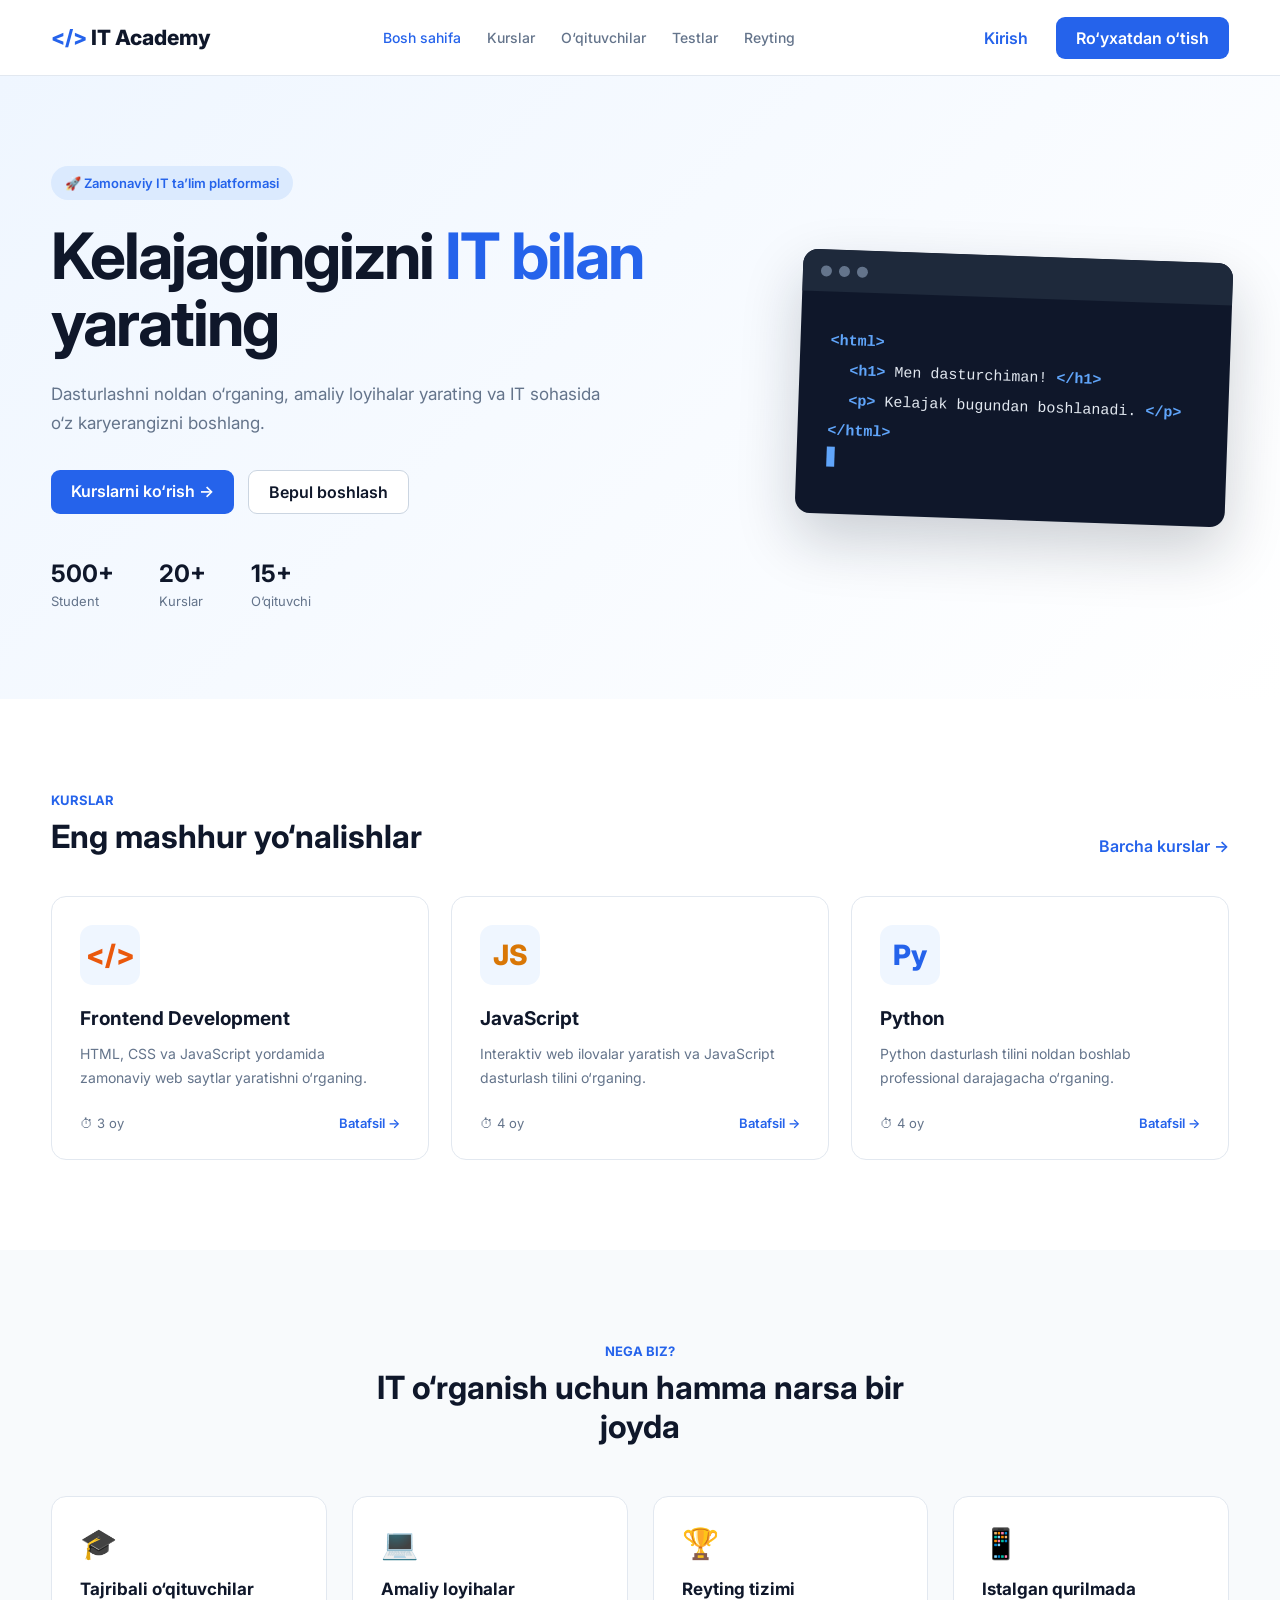
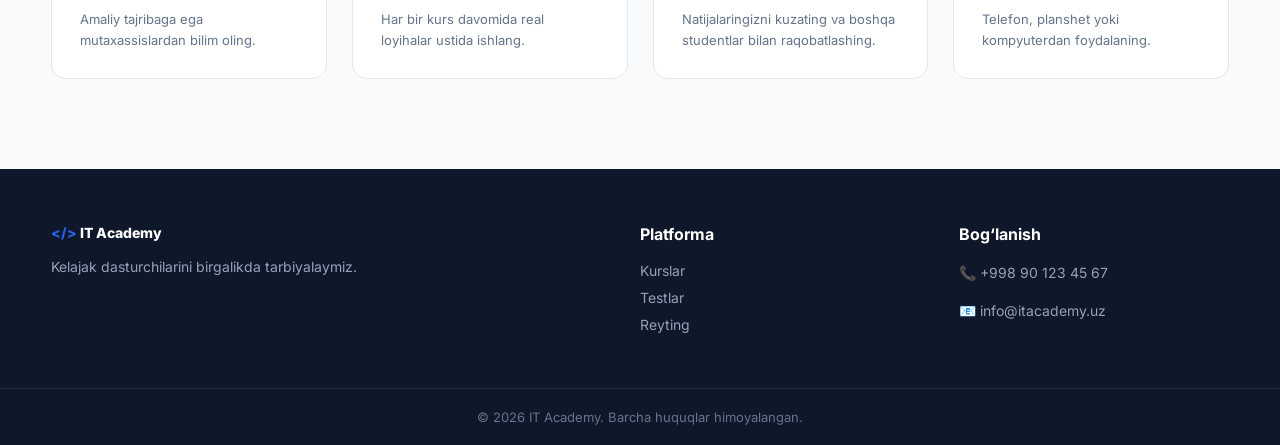
<file: index.html>
<!DOCTYPE html>
<html lang="uz">
<head>
    <meta charset="UTF-8">
    <meta name="viewport" content="width=device-width, initial-scale=1.0">

    <title>IT Academy — Zamonaviy IT ta'lim</title>

    <link rel="stylesheet" href="./style.css">
    <link rel="preconnect" href="https://fonts.googleapis.com">
    <link href="https://fonts.googleapis.com/css2?family=Inter:wght@400;500;600;700;800&display=swap" rel="stylesheet">
</head>

<body>

    <!-- NAVBAR -->
    <header class="navbar">
        <div class="container nav-content">

            <a href="index.html" class="logo">
                <span>&lt;/&gt;</span> IT Academy
            </a>

            <nav>
                <a href="index.html" class="active">Bosh sahifa</a>
                <a href="courses.html">Kurslar</a>
                <a href="teachers.html">O‘qituvchilar</a>
                <a href="tests.html">Testlar</a>
                <a href="ranking.html">Reyting</a>
            </nav>

            <div class="nav-buttons">
                <a href="login.html" class="login-btn">Kirish</a>
                <a href="register.html" class="register-btn">Ro‘yxatdan o‘tish</a>
            </div>

        </div>
    </header>


    <!-- HERO -->
    <main>

        <section class="hero">
            <div class="container hero-content">

                <div class="hero-text">

                    <div class="badge">
                        🚀 Zamonaviy IT ta’lim platformasi
                    </div>

                    <h1>
                        Kelajagingizni
                        <span>IT bilan</span>
                        yarating
                    </h1>

                    <p>
                        Dasturlashni noldan o‘rganing, amaliy loyihalar
                        yarating va IT sohasida o‘z karyerangizni boshlang.
                    </p>

                    <div class="hero-buttons">
                        <a href="courses.html" class="primary-btn">
                            Kurslarni ko‘rish →
                        </a>

                        <a href="register.html" class="secondary-btn">
                            Bepul boshlash
                        </a>
                    </div>

                    <div class="hero-stats">

                        <div>
                            <strong>500+</strong>
                            <span>Student</span>
                        </div>

                        <div>
                            <strong>20+</strong>
                            <span>Kurslar</span>
                        </div>

                        <div>
                            <strong>15+</strong>
                            <span>O‘qituvchi</span>
                        </div>

                    </div>

                </div>


                <div class="hero-card">

                    <div class="code-header">
                        <span></span>
                        <span></span>
                        <span></span>
                    </div>

                    <div class="code-content">
                        <p><b>&lt;html&gt;</b></p>

                        <p class="indent">
                            <b>&lt;h1&gt;</b>
                            Men dasturchiman!
                            <b>&lt;/h1&gt;</b>
                        </p>

                        <p class="indent">
                            <b>&lt;p&gt;</b>
                            Kelajak bugundan boshlanadi.
                            <b>&lt;/p&gt;</b>
                        </p>

                        <p><b>&lt;/html&gt;</b></p>

                        <div class="cursor"></div>
                    </div>

                </div>

            </div>
        </section>


        <!-- COURSES -->
        <section class="courses-section">

            <div class="container">

                <div class="section-heading">
                    <div>
                        <span class="section-label">Kurslar</span>
                        <h2>Eng mashhur yo‘nalishlar</h2>
                    </div>

                    <a href="courses.html">Barcha kurslar →</a>
                </div>


                <div class="course-grid">

                    <div class="course-card">
                        <div class="course-icon html-icon">&lt;/&gt;</div>

                        <h3>Frontend Development</h3>

                        <p>
                            HTML, CSS va JavaScript yordamida
                            zamonaviy web saytlar yaratishni o‘rganing.
                        </p>

                        <div class="course-bottom">
                            <span>⏱ 3 oy</span>
                            <a href="courses.html">Batafsil →</a>
                        </div>
                    </div>


                    <div class="course-card">
                        <div class="course-icon js-icon">JS</div>

                        <h3>JavaScript</h3>

                        <p>
                            Interaktiv web ilovalar yaratish va
                            JavaScript dasturlash tilini o‘rganing.
                        </p>

                        <div class="course-bottom">
                            <span>⏱ 4 oy</span>
                            <a href="courses.html">Batafsil →</a>
                        </div>
                    </div>


                    <div class="course-card">
                        <div class="course-icon python-icon">Py</div>

                        <h3>Python</h3>

                        <p>
                            Python dasturlash tilini noldan boshlab
                            professional darajagacha o‘rganing.
                        </p>

                        <div class="course-bottom">
                            <span>⏱ 4 oy</span>
                            <a href="courses.html">Batafsil →</a>
                        </div>
                    </div>

                </div>

            </div>

        </section>


        <!-- WHY US -->
        <section class="why-section">

            <div class="container">

                <div class="section-heading center">
                    <span class="section-label">Nega biz?</span>
                    <h2>IT o‘rganish uchun hamma narsa bir joyda</h2>
                </div>

                <div class="features">

                    <div class="feature">
                        <div class="feature-icon">🎓</div>
                        <h3>Tajribali o‘qituvchilar</h3>
                        <p>
                            Amaliy tajribaga ega mutaxassislardan
                            bilim oling.
                        </p>
                    </div>

                    <div class="feature">
                        <div class="feature-icon">💻</div>
                        <h3>Amaliy loyihalar</h3>
                        <p>
                            Har bir kurs davomida real loyihalar
                            ustida ishlang.
                        </p>
                    </div>

                    <div class="feature">
                        <div class="feature-icon">🏆</div>
                        <h3>Reyting tizimi</h3>
                        <p>
                            Natijalaringizni kuzating va boshqa
                            studentlar bilan raqobatlashing.
                        </p>
                    </div>

                    <div class="feature">
                        <div class="feature-icon">📱</div>
                        <h3>Istalgan qurilmada</h3>
                        <p>
                            Telefon, planshet yoki kompyuterdan
                            foydalaning.
                        </p>
                    </div>

                </div>

            </div>

        </section>

    </main>


    <!-- FOOTER -->
    <footer>

        <div class="container footer-content">

            <div>
                <a href="index.html" class="logo">
                    <span>&lt;/&gt;</span> IT Academy
                </a>

                <p>
                    Kelajak dasturchilarini birgalikda tarbiyalaymiz.
                </p>
            </div>

            <div>
                <h4>Platforma</h4>
                <a href="courses.html">Kurslar</a>
                <a href="tests.html">Testlar</a>
                <a href="ranking.html">Reyting</a>
            </div>

            <div>
                <h4>Bog‘lanish</h4>
                <p>📞 +998 90 123 45 67</p>
                <p>📧 info@itacademy.uz</p>
            </div>

        </div>

        <div class="copyright">
            © 2026 IT Academy. Barcha huquqlar himoyalangan.
        </div>

    </footer>


</body>
</html>
</file>
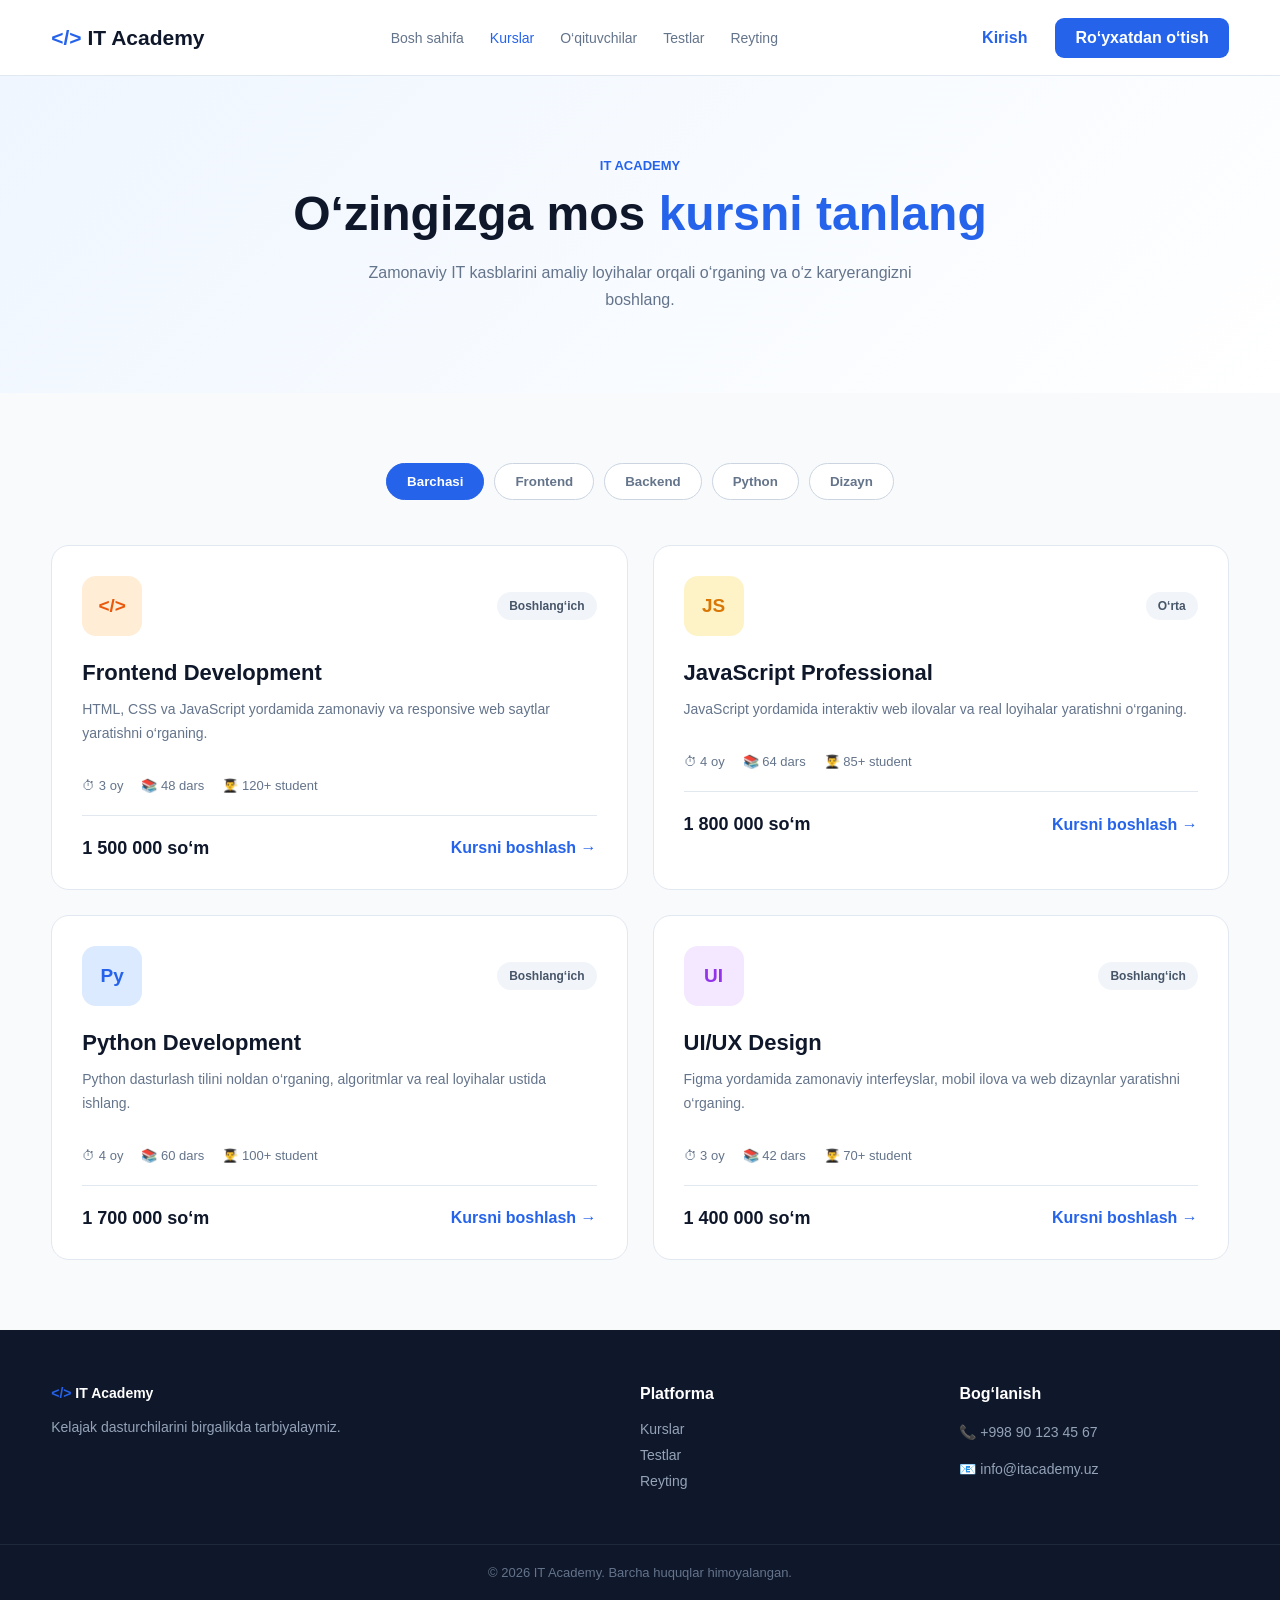
<file: courses.html>
<!DOCTYPE html>
<html lang="uz">
<head>
    <meta charset="UTF-8">
    <meta name="viewport" content="width=device-width, initial-scale=1.0">

    <title>Kurslar — IT Academy</title>

    <link rel="stylesheet" href="./style.css">
</head>

<body>

<header class="navbar">
    <div class="container nav-content">

        <a href="index.html" class="logo">
            <span>&lt;/&gt;</span> IT Academy
        </a>

        <nav>
            <a href="index.html">Bosh sahifa</a>
            <a href="courses.html" class="active">Kurslar</a>
            <a href="teachers.html">O‘qituvchilar</a>
            <a href="tests.html">Testlar</a>
            <a href="ranking.html">Reyting</a>
        </nav>

        <div class="nav-buttons">
            <a href="login.html" class="login-btn">Kirish</a>
            <a href="register.html" class="register-btn">
                Ro‘yxatdan o‘tish
            </a>
        </div>

    </div>
</header>


<main>

    <!-- COURSES HERO -->

    <section class="courses-hero">

        <div class="container">

            <span class="section-label">IT Academy</span>

            <h1>
                O‘zingizga mos
                <span>kursni tanlang</span>
            </h1>

            <p>
                Zamonaviy IT kasblarini amaliy loyihalar orqali
                o‘rganing va o‘z karyerangizni boshlang.
            </p>

        </div>

    </section>


    <!-- FILTER -->

    <section class="courses-list">

        <div class="container">

            <div class="course-filter">

                <button class="filter active">
                    Barchasi
                </button>

                <button class="filter">
                    Frontend
                </button>

                <button class="filter">
                    Backend
                </button>

                <button class="filter">
                    Python
                </button>

                <button class="filter">
                    Dizayn
                </button>

            </div>


            <div class="all-courses">


                <!-- COURSE 1 -->

                <article class="big-course-card">

                    <div class="big-course-top">
                        <div class="big-course-icon html-icon">
                            &lt;/&gt;
                        </div>

                        <span class="level">
                            Boshlang‘ich
                        </span>
                    </div>

                    <h2>
                        Frontend Development
                    </h2>

                    <p>
                        HTML, CSS va JavaScript yordamida
                        zamonaviy va responsive web saytlar
                        yaratishni o‘rganing.
                    </p>

                    <div class="course-info">

                        <span>⏱ 3 oy</span>
                        <span>📚 48 dars</span>
                        <span>👨‍🎓 120+ student</span>

                    </div>

                    <div class="big-course-bottom">

                        <strong>
                            1 500 000 so‘m
                        </strong>

                       <a href="course.html?id=frontend">
    Kursni boshlash →
</a>

                    </div>

                </article>


                <!-- COURSE 2 -->

                <article class="big-course-card">

                    <div class="big-course-top">

                        <div class="big-course-icon js-icon">
                            JS
                        </div>

                        <span class="level">
                            O‘rta
                        </span>

                    </div>

                    <h2>
                        JavaScript Professional
                    </h2>

                    <p>
                        JavaScript yordamida interaktiv web
                        ilovalar va real loyihalar yaratishni
                        o‘rganing.
                    </p>

                    <div class="course-info">

                        <span>⏱ 4 oy</span>
                        <span>📚 64 dars</span>
                        <span>👨‍🎓 85+ student</span>

                    </div>

                    <div class="big-course-bottom">

                        <strong>
                            1 800 000 so‘m
                        </strong>

                        <a href="course.html?id=javascript">
    Kursni boshlash →
</a>

                    </div>

                </article>


                <!-- COURSE 3 -->

                <article class="big-course-card">

                    <div class="big-course-top">

                        <div class="big-course-icon python-icon">
                            Py
                        </div>

                        <span class="level">
                            Boshlang‘ich
                        </span>

                    </div>

                    <h2>
                        Python Development
                    </h2>

                    <p>
                        Python dasturlash tilini noldan o‘rganing,
                        algoritmlar va real loyihalar ustida ishlang.
                    </p>

                    <div class="course-info">

                        <span>⏱ 4 oy</span>
                        <span>📚 60 dars</span>
                        <span>👨‍🎓 100+ student</span>

                    </div>

                    <div class="big-course-bottom">

                        <strong>
                            1 700 000 so‘m
                        </strong>

                        <a href="course.html?id=python">
    Kursni boshlash →
</a>

                    </div>

                </article>


                <!-- COURSE 4 -->

                <article class="big-course-card">

                    <div class="big-course-top">

                        <div class="big-course-icon design-icon">
                            UI
                        </div>

                        <span class="level">
                            Boshlang‘ich
                        </span>

                    </div>

                    <h2>
                        UI/UX Design
                    </h2>

                    <p>
                        Figma yordamida zamonaviy interfeyslar,
                        mobil ilova va web dizaynlar yaratishni
                        o‘rganing.
                    </p>

                    <div class="course-info">

                        <span>⏱ 3 oy</span>
                        <span>📚 42 dars</span>
                        <span>👨‍🎓 70+ student</span>

                    </div>

                    <div class="big-course-bottom">

                        <strong>
                            1 400 000 so‘m
                        </strong>

                        <a href="course.html?id=uiux">
    Kursni boshlash →
</a>

                    </div>

                </article>


            </div>

        </div>

    </section>

</main>


<footer>

    <div class="container footer-content">

        <div>

            <a href="index.html" class="logo">
                <span>&lt;/&gt;</span> IT Academy
            </a>

            <p>
                Kelajak dasturchilarini birgalikda tarbiyalaymiz.
            </p>

        </div>

        <div>

            <h4>Platforma</h4>

            <a href="courses.html">Kurslar</a>
            <a href="tests.html">Testlar</a>
            <a href="ranking.html">Reyting</a>

        </div>

        <div>

            <h4>Bog‘lanish</h4>

            <p>📞 +998 90 123 45 67</p>
            <p>📧 info@itacademy.uz</p>

        </div>

    </div>

    <div class="copyright">
        © 2026 IT Academy. Barcha huquqlar himoyalangan.
    </div>

</footer>

</body>
</html>
</file>
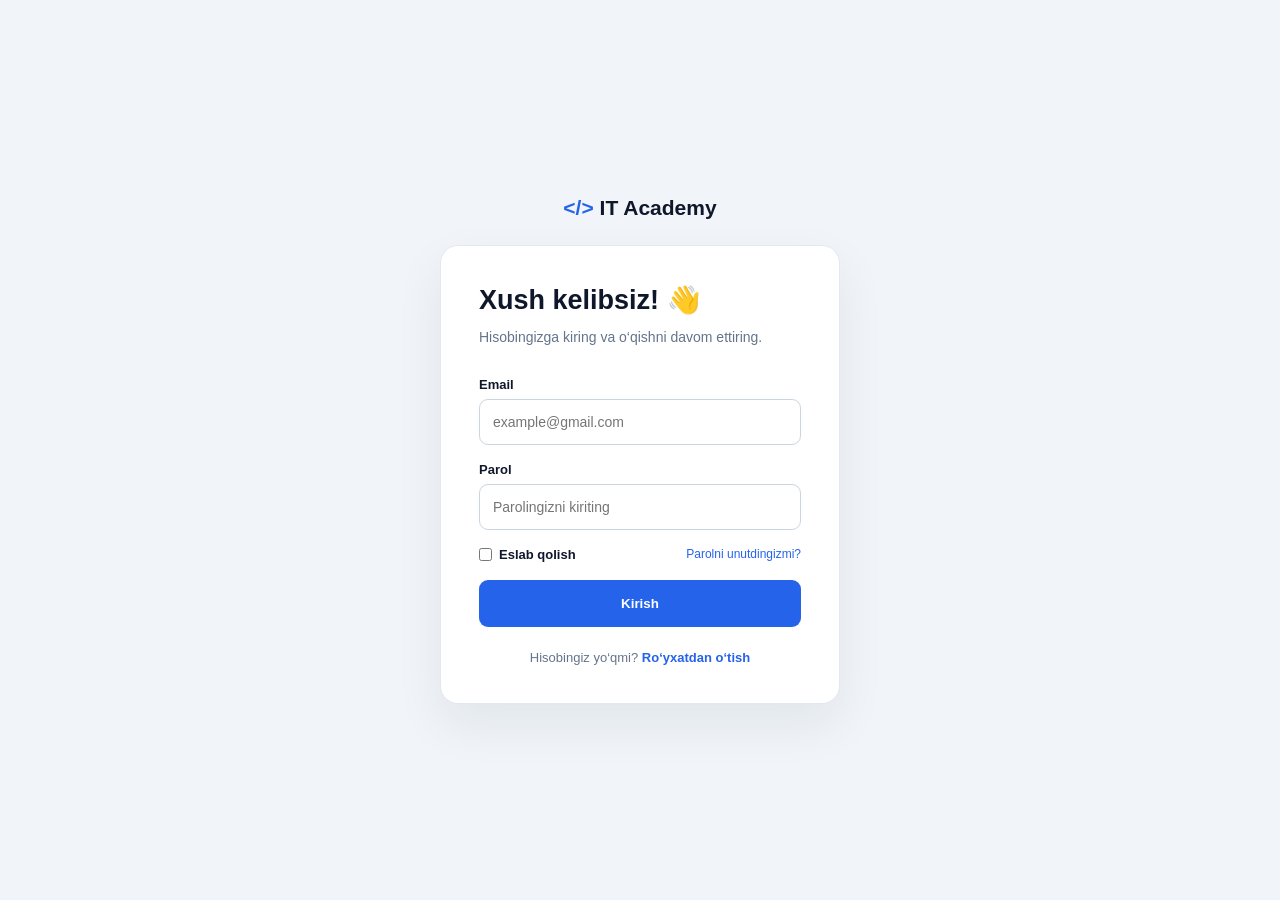
<file: dashboard.html>
<!DOCTYPE html>
<html lang="uz">

<head>
    <meta charset="UTF-8">

    <meta
        name="viewport"
        content="width=device-width, initial-scale=1.0"
    >

    <title>Student kabineti — IT Academy</title>

    <link
        rel="stylesheet"
        href="/style.css"
    >
</head>

<body class="dashboard-page">

<header class="navbar">

    <div class="container nav-content">

        <a href="../index.html" class="logo">
            <span>&lt;/&gt;</span>
            IT Academy
        </a>

        <nav>

            <a href="../index.html">
                Bosh sahifa
            </a>

            <a href="../courses.html">
                Kurslar
            </a>

            <a href="../tests.html">
                Testlar
            </a>

            <a href="../ranking.html">
                Reyting
            </a>

        </nav>

        <button
            id="logoutButton"
            class="login-btn"
        >
            Chiqish
        </button>

    </div>

</header>


<main>

<section class="dashboard-hero">

    <div class="container">

        <div class="welcome">

            <div>

                <span class="section-label">
                    Student kabineti
                </span>

                <h1>
                    Salom,
                    <span id="studentName">
                        Student
                    </span>
                    👋
                </h1>

                <p>
                    O‘qishni davom ettiring va
                    yangi bilimlarni egallang.
                </p>

            </div>

            <div class="student-avatar" id="studentAvatar">
                S
            </div>

        </div>

    </div>

</section>


<section class="dashboard-section">

<div class="container">


<!-- STATISTICS -->

<div class="dashboard-stats">

    <div class="stat-card">

        <div class="stat-icon">
            📚
        </div>

        <span>
            Kurslar
        </span>

        <strong id="courseCount">
            0
        </strong>

    </div>


    <div class="stat-card">

        <div class="stat-icon">
            🎯
        </div>

        <span>
            Progress
        </span>

        <strong>
            <span id="overallProgress">
                0
            </span>%
        </strong>

    </div>


    <div class="stat-card">

        <div class="stat-icon">
            🏆
        </div>

        <span>
            Umumiy ball
        </span>

        <strong id="totalPoints">
            0
        </strong>

    </div>


    <div class="stat-card">

        <div class="stat-icon">
            🎓
        </div>

        <span>
            Tugatilgan
        </span>

        <strong id="completedCourses">
            0
        </strong>

    </div>

</div>


<!-- COURSES -->

<div class="dashboard-heading">

    <div>

        <span class="small-label">
            Mening ta’limim
        </span>

        <h2>
            Kurslarim
        </h2>

    </div>

    <a
        href="../courses.html"
        class="secondary-btn"
    >
        Barcha kurslar
    </a>

</div>


<div
    id="myCourses"
    class="my-courses"
></div>


<!-- QUICK ACTIONS -->

<div class="dashboard-heading">

    <div>

        <span class="small-label">
            Tezkor
        </span>

        <h2>
            Tezkor amallar
        </h2>

    </div>

</div>


<div class="quick-actions">

    <a
        href="../tests.html"
        class="quick-card"
    >

        <span>
            📝
        </span>

        <strong>
            Test topshirish
        </strong>

        <small>
            Bilimingizni tekshiring
        </small>

    </a>


    <a
        href="../ranking.html"
        class="quick-card"
    >

        <span>
            🏆
        </span>

        <strong>
            Reyting
        </strong>

        <small>
            O‘rningizni ko‘ring
        </small>

    </a>


    <a
        href="../courses.html"
        class="quick-card"
    >

        <span>
            🚀
        </span>

        <strong>
            Yangi kurs
        </strong>

        <small>
            Yangi bilim o‘rganing
        </small>

    </a>

</div>


<!-- PROFILE -->

<div class="profile-card">

    <div>

        <span class="small-label">
            Profil
        </span>

        <h2>
            Shaxsiy ma’lumotlar
        </h2>

    </div>


    <div class="profile-info">

        <div>
            <span>Ism</span>
            <strong id="profileName">
                -
            </strong>
        </div>

        <div>
            <span>Email</span>
            <strong id="profileEmail">
                -
            </strong>
        </div>

        <div>
            <span>Kurs</span>
            <strong id="profileCourse">
                -
            </strong>
        </div>

    </div>

</div>


</div>

</section>

</main>


<script src="../dashboard.js"></script>

</body>

</html>
</file>
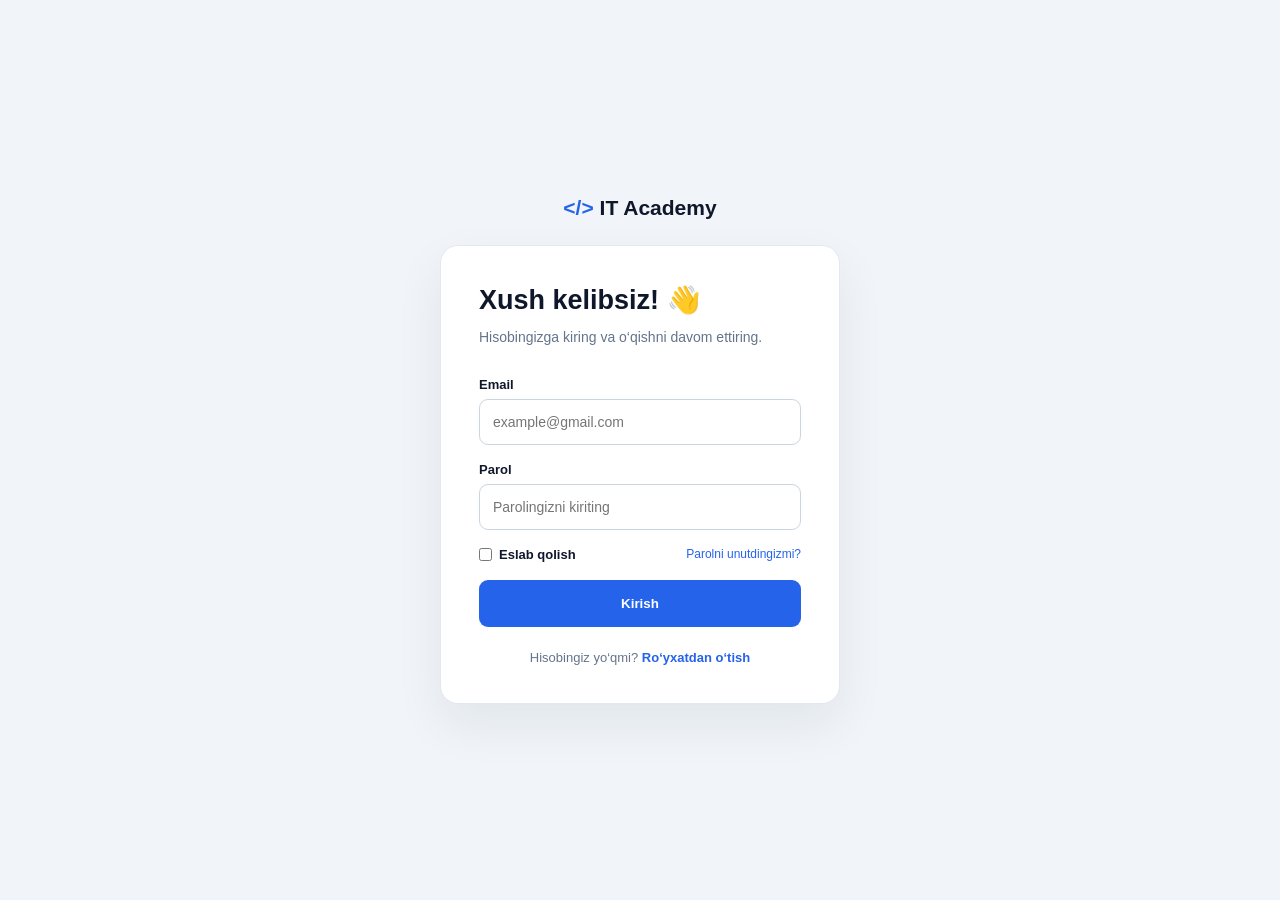
<file: login.html>
<!DOCTYPE html>
<html lang="uz">
<head>
    <meta charset="UTF-8">
    <meta name="viewport" content="width=device-width, initial-scale=1.0">

    <title>Kirish — IT Academy</title>

    <link rel="stylesheet" href="/style.css">
</head>

<body class="auth-page">

<div class="auth-container">

    <a href="index.html" class="logo auth-logo">
        <span>&lt;/&gt;</span> IT Academy
    </a>

    <div class="auth-card">

        <h1>Xush kelibsiz! 👋</h1>

        <p class="auth-description">
            Hisobingizga kiring va o‘qishni davom ettiring.
        </p>

        <form id="loginForm">

            <label>Email</label>

            <input
                type="email"
                id="loginEmail"
                placeholder="example@gmail.com"
                required
            >


            <label>Parol</label>

            <input
                type="password"
                id="loginPassword"
                placeholder="Parolingizni kiriting"
                required
            >


            <div class="remember-row">

                <label class="remember">
                    <input type="checkbox">
                    Eslab qolish
                </label>

                <a href="#">
                    Parolni unutdingizmi?
                </a>

            </div>


            <button type="submit" class="auth-submit">
                Kirish
            </button>

        </form>

        <p class="auth-footer">
            Hisobingiz yo‘qmi?
            <a href="register.html">
                Ro‘yxatdan o‘tish
            </a>
        </p>

    </div>

</div>

<script src="/auth.js"></script>

</body>
</html>
</file>
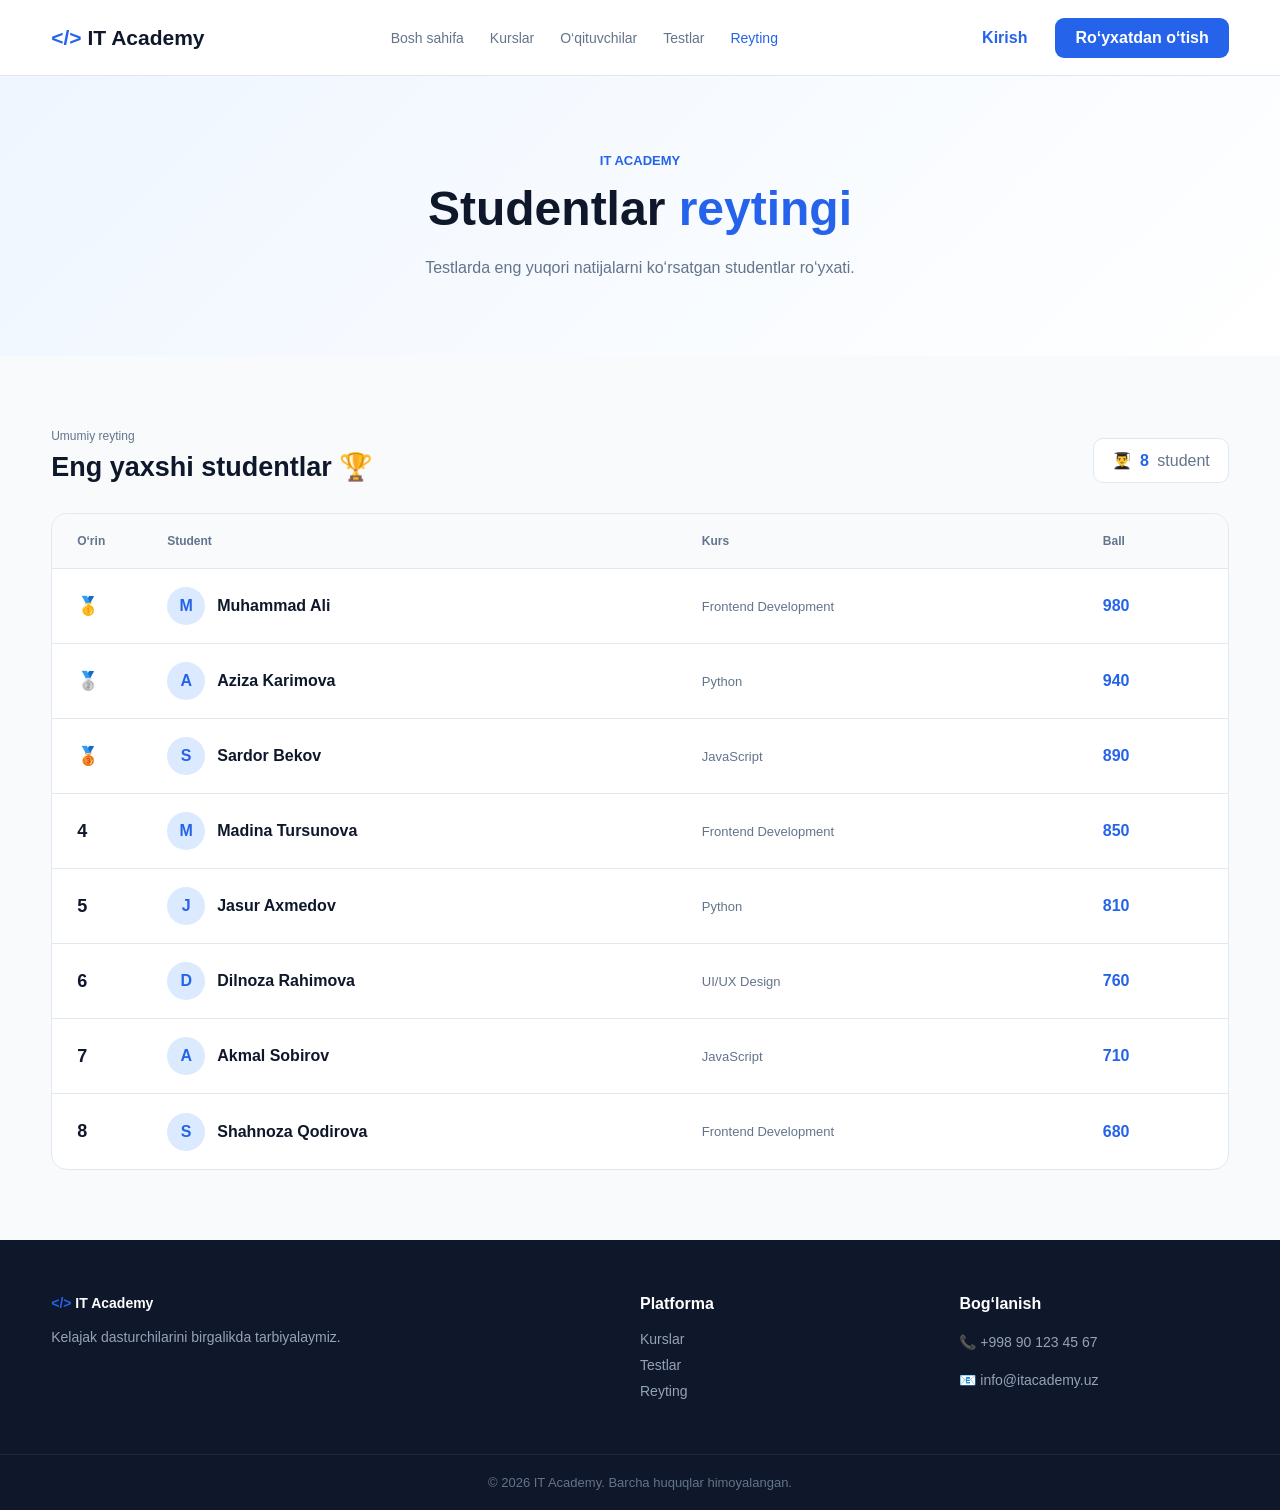
<file: ranking.html>
<!DOCTYPE html>
<html lang="uz">
<head>
    <meta charset="UTF-8">
    <meta name="viewport" content="width=device-width, initial-scale=1.0">

    <title>Reyting — IT Academy</title>

    <link rel="stylesheet" href="/style.css">
</head>

<body>

<header class="navbar">

    <div class="container nav-content">

        <a href="index.html" class="logo">
            <span>&lt;/&gt;</span> IT Academy
        </a>

        <nav>
            <a href="index.html">Bosh sahifa</a>
            <a href="courses.html">Kurslar</a>
            <a href="teachers.html">O‘qituvchilar</a>
            <a href="tests.html">Testlar</a>
            <a href="ranking.html" class="active">Reyting</a>
        </nav>

        <div class="nav-buttons">
            <a href="login.html" class="login-btn">
                Kirish
            </a>

            <a href="register.html" class="register-btn">
                Ro‘yxatdan o‘tish
            </a>
        </div>

    </div>

</header>


<main>

<section class="ranking-hero">

    <div class="container">

        <span class="section-label">
            IT Academy
        </span>

        <h1>
            Studentlar
            <span>reytingi</span>
        </h1>

        <p>
            Testlarda eng yuqori natijalarni ko‘rsatgan
            studentlar ro‘yxati.
        </p>

    </div>

</section>


<section class="ranking-section">

<div class="container">

    <div class="ranking-header">

        <div>
            <span class="small-label">
                Umumiy reyting
            </span>

            <h2>
                Eng yaxshi studentlar 🏆
            </h2>
        </div>

        <div class="total-students">
            👨‍🎓
            <strong id="studentCount">
                0
            </strong>
            student
        </div>

    </div>


    <div class="ranking-table">

        <div class="ranking-row ranking-title">

            <span>O‘rin</span>

            <span>Student</span>

            <span>Kurs</span>

            <span>Ball</span>

        </div>


        <div id="rankingList"></div>

    </div>

</div>

</section>

</main>


<footer>

<div class="container footer-content">

    <div>

        <a href="index.html" class="logo">
            <span>&lt;/&gt;</span> IT Academy
        </a>

        <p>
            Kelajak dasturchilarini birgalikda
            tarbiyalaymiz.
        </p>

    </div>


    <div>

        <h4>Platforma</h4>

        <a href="courses.html">Kurslar</a>

        <a href="tests.html">Testlar</a>

        <a href="ranking.html">Reyting</a>

    </div>


    <div>

        <h4>Bog‘lanish</h4>

        <p>📞 +998 90 123 45 67</p>

        <p>📧 info@itacademy.uz</p>

    </div>

</div>


<div class="copyright">

    © 2026 IT Academy.
    Barcha huquqlar himoyalangan.

</div>

</footer>


<script src="/ranking.js"></script>

</body>
</html>
</file>
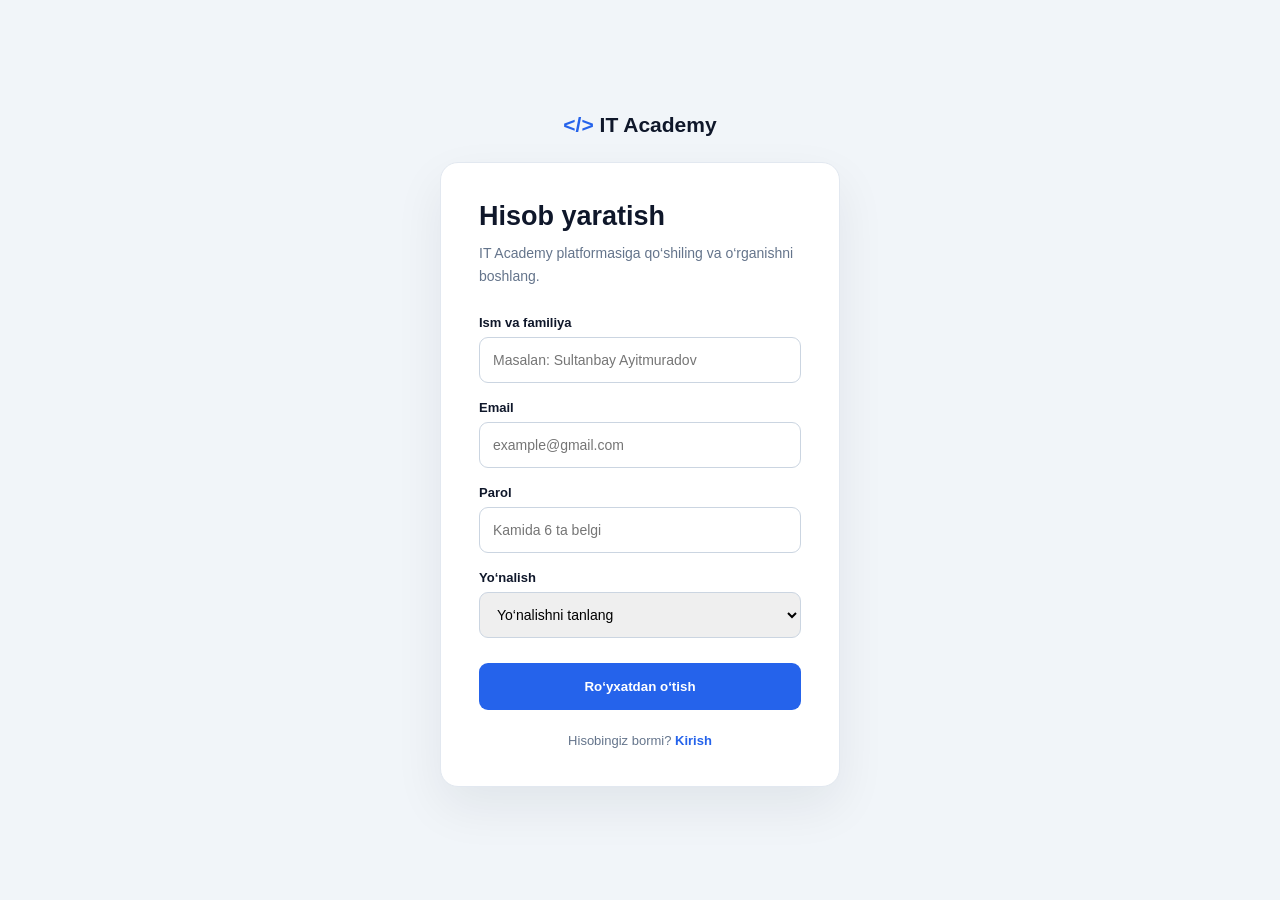
<file: register.html>
<!DOCTYPE html>
<html lang="uz">
<head>
    <meta charset="UTF-8">
    <meta name="viewport" content="width=device-width, initial-scale=1.0">
    <title>Ro‘yxatdan o‘tish — IT Academy</title>
    <link rel="stylesheet" href="/style.css">
</head>

<body class="auth-page">

<div class="auth-container">

    <a href="index.html" class="logo auth-logo">
        <span>&lt;/&gt;</span> IT Academy
    </a>

    <div class="auth-card">

        <h1>Hisob yaratish</h1>

        <p class="auth-description">
            IT Academy platformasiga qo‘shiling va
            o‘rganishni boshlang.
        </p>

        <form id="registerForm">

            <label>Ism va familiya</label>
            <input
                type="text"
                id="registerName"
                placeholder="Masalan: Sultanbay Ayitmuradov"
                required
            >

            <label>Email</label>
            <input
                type="email"
                id="registerEmail"
                placeholder="example@gmail.com"
                required
            >

            <label>Parol</label>
            <input
                type="password"
                id="registerPassword"
                placeholder="Kamida 6 ta belgi"
                required
            >

            <label>Yo‘nalish</label>

            <select id="registerCourse" required>
                <option value="">Yo‘nalishni tanlang</option>
                <option>Frontend Development</option>
                <option>JavaScript</option>
                <option>Python</option>
                <option>UI/UX Design</option>
            </select>

            <button type="submit" class="auth-submit">
                Ro‘yxatdan o‘tish
            </button>

        </form>

        <p class="auth-footer">
            Hisobingiz bormi?
            <a href="login.html">Kirish</a>
        </p>

    </div>

</div>

<script src="/auth.js"></script>

</body>
</html>
</file>
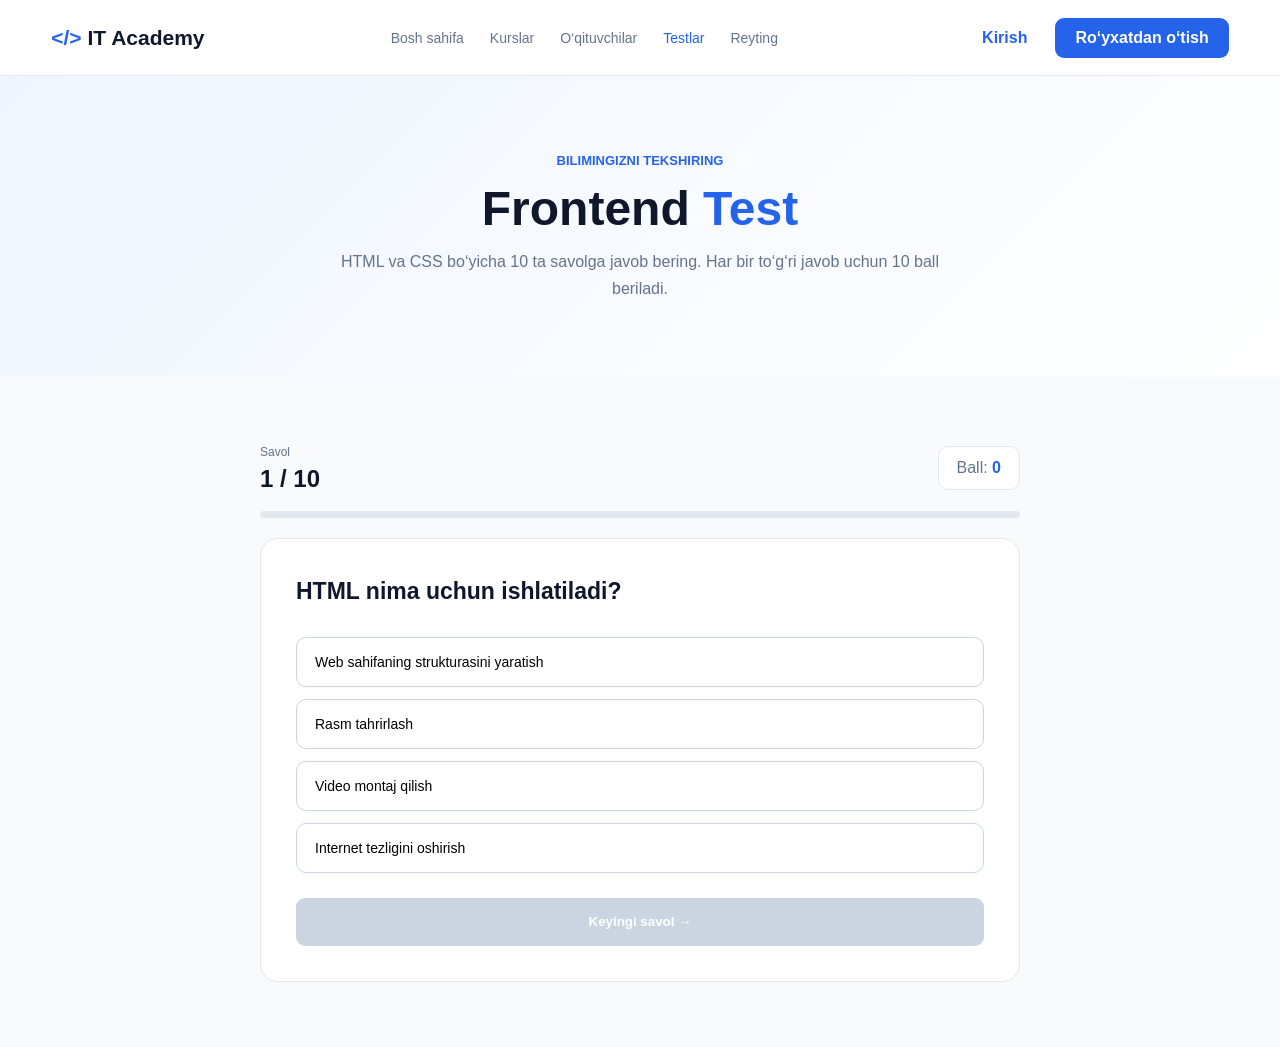
<file: tests.html>
<!DOCTYPE html>
<html lang="uz">
<head>
    <meta charset="UTF-8">
    <meta name="viewport" content="width=device-width, initial-scale=1.0">

    <title>Testlar — IT Academy</title>

    <link rel="stylesheet" href="/style.css">
</head>

<body class="test-page">

<header class="navbar">

    <div class="container nav-content">

        <a href="index.html" class="logo">
            <span>&lt;/&gt;</span> IT Academy
        </a>

        <nav>
            <a href="index.html">Bosh sahifa</a>
            <a href="courses.html">Kurslar</a>
            <a href="teachers.html">O‘qituvchilar</a>
            <a href="tests.html" class="active">Testlar</a>
            <a href="ranking.html">Reyting</a>
        </nav>

        <div class="nav-buttons">
            <a href="login.html" class="login-btn">Kirish</a>
            <a href="register.html" class="register-btn">
                Ro‘yxatdan o‘tish
            </a>
        </div>

    </div>

</header>


<main>

<section class="test-hero">

    <div class="container">

        <span class="section-label">
            Bilimingizni tekshiring
        </span>

        <h1>
            Frontend
            <span>Test</span>
        </h1>

        <p>
            HTML va CSS bo‘yicha 10 ta savolga javob bering.
            Har bir to‘g‘ri javob uchun 10 ball beriladi.
        </p>

    </div>

</section>


<section class="test-section">

<div class="container">

<div class="test-wrapper">

    <div class="test-header">

        <div>
            <span class="small-label">
                Savol
            </span>

            <h2>
                <span id="questionNumber">1</span>
                / 10
            </h2>
        </div>

        <div class="test-score">
            Ball:
            <strong id="currentScore">0</strong>
        </div>

    </div>


    <div class="test-progress">

        <div id="testProgress"></div>

    </div>


    <div class="question-card">

        <h2 id="questionText">
            HTML nima uchun ishlatiladi?
        </h2>

        <div
            id="answers"
            class="answers"
        ></div>

        <button
            id="nextButton"
            class="next-btn"
            disabled
        >
            Keyingi savol →
        </button>

    </div>

</div>

</div>

</section>


<!-- RESULT -->

<section
    id="resultSection"
    class="result-section"
>

<div class="result-card">

    <div class="result-icon">
        🏆
    </div>

    <span class="section-label">
        Test yakunlandi
    </span>

    <h1>
        Natijangiz
    </h1>

    <div class="result-score">

        <span id="finalScore">
            0
        </span>

        <small>
            / 100
        </small>

    </div>

    <p id="resultMessage">
        Natijangiz hisoblanmoqda...
    </p>

    <div class="result-buttons">

        <button
            onclick="restartTest()"
            class="primary-btn"
        >
            Qayta topshirish
        </button>

        <a
            href="student/dashboard.html"
            class="secondary-btn"
        >
            Kabinetga qaytish
        </a>

    </div>

</div>

</section>

</main>


<script src="/tests.js"></script>

</body>
</html>
</file>
<file: style.css>
* {
    margin: 0;
    padding: 0;
    box-sizing: border-box;
}

html {
    scroll-behavior: smooth;
}

body {
    font-family: "Inter", sans-serif;
    background: #f8fafc;
    color: #0f172a;
}

a {
    text-decoration: none;
    color: inherit;
}

.container {
    width: min(1180px, 92%);
    margin: auto;
}


/* NAVBAR */

.navbar {
    height: 76px;
    background: #ffffff;
    border-bottom: 1px solid #e2e8f0;
    display: flex;
    align-items: center;
}

.nav-content {
    display: flex;
    align-items: center;
    justify-content: space-between;
    gap: 30px;
}

.logo {
    font-size: 21px;
    font-weight: 800;
    color: #0f172a;
    white-space: nowrap;
}

.logo span {
    color: #2563eb;
}

nav {
    display: flex;
    gap: 26px;
}

nav a {
    font-size: 14px;
    font-weight: 500;
    color: #64748b;
    transition: 0.3s;
}

nav a:hover,
nav a.active {
    color: #2563eb;
}

.nav-buttons {
    display: flex;
    align-items: center;
    gap: 10px;
}

.login-btn {
    padding: 10px 18px;
    color: #2563eb;
    font-weight: 600;
}

.register-btn,
.primary-btn {
    background: #2563eb;
    color: white;
    padding: 11px 20px;
    border-radius: 9px;
    font-weight: 600;
    transition: 0.3s;
}

.register-btn:hover,
.primary-btn:hover {
    background: #1d4ed8;
    transform: translateY(-2px);
}


/* HERO */

.hero {
    padding: 90px 0;
    background: linear-gradient(135deg, #eff6ff, #ffffff);
}

.hero-content {
    display: flex;
    align-items: center;
    justify-content: space-between;
    gap: 70px;
}

.hero-text {
    max-width: 650px;
}

.badge {
    display: inline-block;
    padding: 9px 14px;
    background: #dbeafe;
    color: #2563eb;
    border-radius: 30px;
    font-size: 13px;
    font-weight: 600;
    margin-bottom: 22px;
}

.hero h1 {
    font-size: clamp(42px, 5vw, 68px);
    line-height: 1.05;
    letter-spacing: -2px;
    margin-bottom: 24px;
}

.hero h1 span {
    color: #2563eb;
}

.hero-text > p {
    color: #64748b;
    font-size: 17px;
    line-height: 1.7;
    max-width: 560px;
}

.hero-buttons {
    display: flex;
    gap: 14px;
    margin-top: 32px;
}

.secondary-btn {
    padding: 11px 20px;
    border: 1px solid #cbd5e1;
    border-radius: 9px;
    font-weight: 600;
    background: white;
}

.hero-stats {
    display: flex;
    gap: 45px;
    margin-top: 45px;
}

.hero-stats div {
    display: flex;
    flex-direction: column;
    gap: 5px;
}

.hero-stats strong {
    font-size: 24px;
}

.hero-stats span {
    color: #64748b;
    font-size: 13px;
}


/* CODE CARD */

.hero-card {
    width: 430px;
    min-width: 430px;
    border-radius: 15px;
    overflow: hidden;
    background: #0f172a;
    box-shadow: 0 25px 60px rgba(15, 23, 42, 0.2);
    transform: rotate(2deg);
}

.code-header {
    height: 42px;
    background: #1e293b;
    display: flex;
    align-items: center;
    gap: 7px;
    padding-left: 18px;
}

.code-header span {
    width: 11px;
    height: 11px;
    border-radius: 50%;
    background: #64748b;
}

.code-content {
    padding: 35px 30px;
    color: #e2e8f0;
    font-family: monospace;
    line-height: 2;
    font-size: 15px;
}

.code-content b {
    color: #60a5fa;
}

.indent {
    padding-left: 20px;
}

.cursor {
    width: 8px;
    height: 20px;
    background: #60a5fa;
    display: inline-block;
    animation: blink 1s infinite;
}

@keyframes blink {
    50% {
        opacity: 0;
    }
}


/* COURSES */

.courses-section {
    padding: 90px 0;
    background: white;
}

.section-heading {
    display: flex;
    align-items: end;
    justify-content: space-between;
    margin-bottom: 40px;
}

.section-heading h2 {
    font-size: 32px;
    margin-top: 8px;
}

.section-label {
    color: #2563eb;
    font-size: 13px;
    font-weight: 700;
    text-transform: uppercase;
}

.section-heading > a {
    color: #2563eb;
    font-weight: 600;
}

.course-grid {
    display: grid;
    grid-template-columns: repeat(3, 1fr);
    gap: 22px;
}

.course-card {
    padding: 28px;
    border: 1px solid #e2e8f0;
    border-radius: 15px;
    transition: 0.3s;
}

.course-card:hover {
    transform: translateY(-7px);
    box-shadow: 0 15px 35px rgba(15, 23, 42, 0.08);
}

.course-icon {
    width: 55px;
    height: 55px;
    display: flex;
    align-items: center;
    justify-content: center;
    border-radius: 12px;
    font-weight: 800;
    font-size: 18px;
    margin-bottom: 22px;
}

.html-icon {
    background: #ffedd5;
    color: #ea580c;
}

.js-icon {
    background: #fef3c7;
    color: #d97706;
}

.python-icon {
    background: #dbeafe;
    color: #2563eb;
}

.course-card h3 {
    font-size: 19px;
    margin-bottom: 12px;
}

.course-card p {
    color: #64748b;
    font-size: 14px;
    line-height: 1.7;
    margin-bottom: 25px;
}

.course-bottom {
    display: flex;
    justify-content: space-between;
    color: #64748b;
    font-size: 13px;
}

.course-bottom a {
    color: #2563eb;
    font-weight: 600;
}


/* WHY */

.why-section {
    padding: 90px 0;
}

.center {
    display: block;
    text-align: center;
}

.center h2 {
    max-width: 600px;
    margin: 8px auto 0;
}

.features {
    display: grid;
    grid-template-columns: repeat(4, 1fr);
    gap: 25px;
    margin-top: 50px;
}

.feature {
    background: white;
    padding: 28px;
    border-radius: 15px;
    border: 1px solid #e2e8f0;
}

.feature-icon {
    font-size: 30px;
    margin-bottom: 18px;
}

.feature h3 {
    font-size: 17px;
    margin-bottom: 10px;
}

.feature p {
    color: #64748b;
    font-size: 13px;
    line-height: 1.6;
}


/* FOOTER */

footer {
    background: #0f172a;
    color: white;
    padding-top: 55px;
}

.footer-content {
    display: grid;
    grid-template-columns: 2fr 1fr 1fr;
    gap: 50px;
    padding-bottom: 45px;
}

.footer-content .logo {
    color: white;
}

.footer-content p {
    color: #94a3b8;
    font-size: 14px;
    margin-top: 15px;
    line-height: 1.6;
}

.footer-content h4 {
    margin-bottom: 18px;
}

.footer-content a {
    display: block;
    color: #94a3b8;
    font-size: 14px;
    margin-bottom: 10px;
}

.copyright {
    border-top: 1px solid #1e293b;
    text-align: center;
    padding: 20px;
    color: #64748b;
    font-size: 13px;
}


/* RESPONSIVE */

@media (max-width: 900px) {

    nav {
        display: none;
    }

    .hero-content {
        flex-direction: column;
        text-align: center;
    }

    .hero-text > p {
        margin: auto;
    }

    .hero-buttons,
    .hero-stats {
        justify-content: center;
    }

    .hero-card {
        width: 100%;
        min-width: 0;
    }

    .course-grid {
        grid-template-columns: 1fr;
    }

    .features {
        grid-template-columns: repeat(2, 1fr);
    }

    .footer-content {
        grid-template-columns: 1fr 1fr;
    }
}


@media (max-width: 600px) {

    .navbar {
        height: 65px;
    }

    .nav-buttons .login-btn {
        display: none;
    }

    .register-btn {
        padding: 9px 13px;
        font-size: 12px;
    }

    .hero {
        padding: 60px 0;
    }

    .hero h1 {
        font-size: 42px;
    }

    .hero-buttons {
        flex-direction: column;
    }

    .hero-stats {
        gap: 20px;
    }

    .features {
        grid-template-columns: 1fr;
    }

    .footer-content {
        grid-template-columns: 1fr;
    }
}/* COURSES PAGE */

.courses-hero {
    padding: 80px 0;
    background: linear-gradient(
        135deg,
        #eff6ff,
        #ffffff
    );
    text-align: center;
}

.courses-hero h1 {
    font-size: 48px;
    margin: 12px 0 18px;
}

.courses-hero h1 span {
    color: #2563eb;
}

.courses-hero p {
    max-width: 600px;
    margin: auto;
    color: #64748b;
    line-height: 1.7;
}


.courses-list {
    padding: 70px 0;
    background: #f8fafc;
}


.course-filter {
    display: flex;
    justify-content: center;
    gap: 10px;
    margin-bottom: 45px;
    flex-wrap: wrap;
}


.filter {
    border: 1px solid #cbd5e1;
    background: white;
    padding: 10px 20px;
    border-radius: 30px;
    cursor: pointer;
    font-family: inherit;
    font-weight: 600;
    color: #64748b;
}


.filter.active,
.filter:hover {
    background: #2563eb;
    color: white;
    border-color: #2563eb;
}


.all-courses {
    display: grid;
    grid-template-columns: repeat(2, 1fr);
    gap: 25px;
}


.big-course-card {
    background: white;
    border: 1px solid #e2e8f0;
    border-radius: 18px;
    padding: 30px;
    transition: 0.3s;
}


.big-course-card:hover {
    transform: translateY(-6px);
    box-shadow: 0 20px 40px rgba(15, 23, 42, 0.08);
}


.big-course-top {
    display: flex;
    align-items: center;
    justify-content: space-between;
}


.big-course-icon {
    width: 60px;
    height: 60px;
    border-radius: 14px;
    display: flex;
    align-items: center;
    justify-content: center;
    font-size: 19px;
    font-weight: 800;
}


.design-icon {
    background: #f3e8ff;
    color: #9333ea;
}


.level {
    background: #f1f5f9;
    color: #475569;
    padding: 7px 12px;
    border-radius: 20px;
    font-size: 12px;
    font-weight: 600;
}


.big-course-card h2 {
    font-size: 22px;
    margin: 24px 0 12px;
}


.big-course-card > p {
    color: #64748b;
    line-height: 1.7;
    font-size: 14px;
}


.course-info {
    display: flex;
    gap: 18px;
    padding: 22px 0;
    margin-top: 10px;
    border-bottom: 1px solid #e2e8f0;
    color: #64748b;
    font-size: 13px;
    flex-wrap: wrap;
}


.big-course-bottom {
    display: flex;
    align-items: center;
    justify-content: space-between;
    padding-top: 22px;
    gap: 15px;
}


.big-course-bottom strong {
    font-size: 18px;
}


.big-course-bottom a {
    color: #2563eb;
    font-weight: 700;
}


@media (max-width: 700px) {

    .courses-hero h1 {
        font-size: 38px;
    }

    .all-courses {
        grid-template-columns: 1fr;
    }

    .big-course-bottom {
        flex-direction: column;
        align-items: flex-start;
    }
}/* AUTH */

.auth-page {
    min-height: 100vh;
    background: #f1f5f9;
    display: flex;
    align-items: center;
    justify-content: center;
}

.auth-container {
    width: 100%;
    max-width: 440px;
    padding: 30px 20px;
}

.auth-logo {
    display: block;
    text-align: center;
    margin-bottom: 25px;
}

.auth-card {
    background: white;
    padding: 38px;
    border-radius: 18px;
    border: 1px solid #e2e8f0;
    box-shadow: 0 20px 50px rgba(15, 23, 42, .07);
}

.auth-card h1 {
    font-size: 27px;
    margin-bottom: 10px;
}

.auth-description {
    color: #64748b;
    font-size: 14px;
    line-height: 1.6;
    margin-bottom: 28px;
}

.auth-card form {
    display: flex;
    flex-direction: column;
}

.auth-card label {
    font-size: 13px;
    font-weight: 600;
    margin-bottom: 7px;
}

.auth-card input,
.auth-card select {
    height: 46px;
    border: 1px solid #cbd5e1;
    border-radius: 9px;
    padding: 0 13px;
    font-family: inherit;
    font-size: 14px;
    outline: none;
    margin-bottom: 17px;
}

.auth-card input:focus,
.auth-card select:focus {
    border-color: #2563eb;
}

.auth-submit {
    height: 47px;
    border: none;
    border-radius: 9px;
    background: #2563eb;
    color: white;
    font-family: inherit;
    font-weight: 700;
    cursor: pointer;
    margin-top: 8px;
}

.auth-submit:hover {
    background: #1d4ed8;
}

.auth-footer {
    text-align: center;
    color: #64748b;
    font-size: 13px;
    margin-top: 23px;
}

.auth-footer a {
    color: #2563eb;
    font-weight: 700;
}

.remember-row {
    display: flex;
    align-items: center;
    justify-content: space-between;
    margin-bottom: 10px;
}

.remember {
    display: flex !important;
    align-items: center;
    gap: 7px;
    margin: 0 !important;
}

.remember input {
    height: auto;
    margin: 0;
}

.remember-row > a {
    font-size: 12px;
    color: #2563eb;
}


/* DASHBOARD */

.dashboard-page {
    background: #f8fafc;
}

.student-nav {
    display: flex;
    align-items: center;
    gap: 18px;
    font-weight: 600;
    font-size: 14px;
}

.logout-btn {
    border: 1px solid #fecaca;
    background: #fff;
    color: #dc2626;
    padding: 9px 15px;
    border-radius: 8px;
    cursor: pointer;
    font-weight: 600;
}

.dashboard {
    padding: 60px 0;
}

.dashboard-welcome {
    margin-bottom: 35px;
}

.dashboard-welcome h1 {
    font-size: 38px;
    margin: 8px 0;
}

.dashboard-welcome h1 span {
    color: #2563eb;
}

.dashboard-welcome p {
    color: #64748b;
}

.dashboard-grid {
    display: grid;
    grid-template-columns: 2fr 1fr 1fr;
    gap: 20px;
}

.dashboard-card {
    background: white;
    border: 1px solid #e2e8f0;
    border-radius: 16px;
    padding: 26px;
}

.dashboard-card-title {
    display: flex;
    justify-content: space-between;
    gap: 20px;
}

.small-label {
    color: #64748b;
    font-size: 12px;
}

.dashboard-card h2 {
    margin-top: 7px;
    font-size: 20px;
}

.progress-number {
    color: #2563eb;
    font-weight: 800;
    font-size: 20px;
}

.progress-bar {
    width: 100%;
    height: 9px;
    background: #e2e8f0;
    border-radius: 20px;
    overflow: hidden;
    margin-top: 30px;
}

.progress-fill {
    width: 0;
    height: 100%;
    background: #2563eb;
    border-radius: 20px;
}

.progress-info {
    display: flex;
    justify-content: space-between;
    margin-top: 10px;
    color: #64748b;
    font-size: 12px;
}

.stat-icon {
    font-size: 30px;
    margin-bottom: 15px;
}

.big-number {
    font-size: 34px !important;
    margin: 8px 0 !important;
}

.dashboard-card > p {
    color: #64748b;
    font-size: 13px;
    line-height: 1.6;
}

.test-card .primary-btn {
    display: inline-block;
    margin-top: 20px;
}

.quick-actions {
    margin-top: 20px;
}

.quick-grid {
    display: grid;
    grid-template-columns: repeat(3, 1fr);
    gap: 15px;
    margin-top: 20px;
}

.quick-grid a {
    padding: 22px;
    border: 1px solid #e2e8f0;
    border-radius: 12px;
    display: flex;
    flex-direction: column;
    gap: 8px;
    font-size: 24px;
}

.quick-grid span {
    font-size: 13px;
    font-weight: 600;
}

.quick-grid a:hover {
    border-color: #2563eb;
    color: #2563eb;
}


@media (max-width: 900px) {

    .dashboard-grid {
        grid-template-columns: 1fr;
    }

}

@media (max-width: 600px) {

    .auth-card {
        padding: 25px;
    }

    .dashboard-welcome h1 {
        font-size: 30px;
    }

    .quick-grid {
        grid-template-columns: 1fr;
    }

    .student-nav span {
        display: none;
    }

}/* TEST PAGE */

.test-hero {
    padding: 75px 0;
    text-align: center;
    background: linear-gradient(
        135deg,
        #eff6ff,
        #ffffff
    );
}

.test-hero h1 {
    font-size: 48px;
    margin: 12px 0;
}

.test-hero h1 span {
    color: #2563eb;
}

.test-hero p {
    max-width: 600px;
    margin: auto;
    color: #64748b;
    line-height: 1.7;
}


.test-section {
    padding: 65px 0;
    background: #f8fafc;
}


.test-wrapper {
    max-width: 760px;
    margin: auto;
}


.test-header {
    display: flex;
    justify-content: space-between;
    align-items: center;
    margin-bottom: 18px;
}


.test-header h2 {
    margin-top: 5px;
}


.test-score {
    background: white;
    border: 1px solid #e2e8f0;
    padding: 12px 18px;
    border-radius: 10px;
    color: #64748b;
}


.test-score strong {
    color: #2563eb;
}


.test-progress {
    width: 100%;
    height: 7px;
    background: #e2e8f0;
    border-radius: 20px;
    overflow: hidden;
    margin-bottom: 20px;
}


#testProgress {
    width: 10%;
    height: 100%;
    background: #2563eb;
    transition: .3s;
}


.question-card {
    background: white;
    padding: 35px;
    border-radius: 18px;
    border: 1px solid #e2e8f0;
}


.question-card h2 {
    font-size: 23px;
    line-height: 1.5;
    margin-bottom: 28px;
}


.answers {
    display: grid;
    gap: 12px;
}


.answer {
    width: 100%;
    text-align: left;
    padding: 16px 18px;
    background: white;
    border: 1px solid #cbd5e1;
    border-radius: 10px;
    cursor: pointer;
    font-family: inherit;
    font-size: 14px;
    transition: .2s;
}


.answer:hover {
    border-color: #2563eb;
    background: #eff6ff;
}


.answer.correct {
    background: #dcfce7;
    border-color: #22c55e;
    color: #15803d;
}


.answer.wrong {
    background: #fee2e2;
    border-color: #ef4444;
    color: #dc2626;
}


.next-btn {
    margin-top: 25px;
    width: 100%;
    height: 48px;
    border: none;
    border-radius: 9px;
    background: #2563eb;
    color: white;
    font-family: inherit;
    font-weight: 700;
    cursor: pointer;
}


.next-btn:disabled {
    background: #cbd5e1;
    cursor: not-allowed;
}


/* RESULT */

.result-section {
    display: none;
    padding: 80px 20px;
    background: #f8fafc;
}


.result-card {
    max-width: 600px;
    margin: auto;
    text-align: center;
    background: white;
    padding: 50px 30px;
    border-radius: 20px;
    border: 1px solid #e2e8f0;
}


.result-icon {
    font-size: 55px;
    margin-bottom: 15px;
}


.result-card h1 {
    font-size: 32px;
    margin: 8px 0;
}


.result-score {
    margin: 25px 0;
    font-size: 60px;
    font-weight: 800;
    color: #2563eb;
}


.result-score small {
    color: #94a3b8;
    font-size: 22px;
}


.result-card p {
    color: #64748b;
}


.result-buttons {
    display: flex;
    justify-content: center;
    gap: 12px;
    margin-top: 30px;
}


@media (max-width: 600px) {

    .test-hero h1 {
        font-size: 38px;
    }

    .question-card {
        padding: 23px;
    }

    .question-card h2 {
        font-size: 19px;
    }

    .result-buttons {
        flex-direction: column;
    }

}/* RANKING */

.ranking-hero {
    padding: 75px 0;
    text-align: center;

    background:
        linear-gradient(
            135deg,
            #eff6ff,
            #ffffff
        );
}

.ranking-hero h1 {
    font-size: 48px;
    margin: 12px 0 18px;
}

.ranking-hero h1 span {
    color: #2563eb;
}

.ranking-hero p {
    color: #64748b;
    line-height: 1.7;
}


.ranking-section {
    padding: 70px 0;
    background: #f8fafc;
}


.ranking-header {
    display: flex;
    align-items: end;
    justify-content: space-between;
    margin-bottom: 30px;
}


.ranking-header h2 {
    font-size: 27px;
    margin-top: 7px;
}


.total-students {
    background: white;
    border: 1px solid #e2e8f0;
    padding: 12px 18px;
    border-radius: 10px;
    color: #64748b;
}


.total-students strong {
    color: #2563eb;
    margin: 0 4px;
}


.ranking-table {
    background: white;
    border: 1px solid #e2e8f0;
    border-radius: 16px;
    overflow: hidden;
}


.ranking-row {
    display: grid;

    grid-template-columns:
        90px
        2fr
        1.5fr
        100px;

    align-items: center;

    min-height: 75px;

    padding: 0 25px;

    border-bottom: 1px solid #e2e8f0;
}


.ranking-row:last-child {
    border-bottom: none;
}


.ranking-title {
    min-height: 55px;
    background: #f8fafc;

    color: #64748b;

    font-size: 12px;

    font-weight: 700;
}


.position {
    font-size: 18px;
    font-weight: 700;
}


.student-info {
    display: flex;
    align-items: center;
    gap: 12px;
}


.avatar {
    width: 38px;
    height: 38px;

    display: flex;
    align-items: center;
    justify-content: center;

    border-radius: 50%;

    background: #dbeafe;
    color: #2563eb;

    font-weight: 800;
}


.student-course {
    color: #64748b;
    font-size: 13px;
}


.student-points {
    color: #2563eb;
}


@media (max-width: 700px) {

    .ranking-hero h1 {
        font-size: 38px;
    }


    .ranking-header {
        align-items: flex-start;
        flex-direction: column;
        gap: 18px;
    }


    .ranking-row {
        grid-template-columns:
            55px
            1fr
            80px;

        padding: 0 15px;
    }


    .ranking-title {
        grid-template-columns:
            55px
            1fr
            80px;
    }


    .student-course {
        display: none;
    }

}/* ONLINE LEARNING */

.learning-page {
    background: #f8fafc;
    min-height: calc(100vh - 76px);
}


.learning-container {
    width: min(1400px, 96%);
    margin: auto;

    display: grid;

    grid-template-columns: 320px 1fr;

    min-height: calc(100vh - 76px);
}


/* SIDEBAR */

.lessons-sidebar {
    background: white;

    border-right: 1px solid #e2e8f0;

    padding: 30px 20px;
}


.course-sidebar-title {
    padding-bottom: 25px;

    border-bottom: 1px solid #e2e8f0;
}


.course-sidebar-title h2 {
    font-size: 20px;

    margin-top: 8px;
}


.lesson-progress {
    padding: 22px 0;
}


.progress-top {
    display: flex;

    justify-content: space-between;

    font-size: 13px;

    margin-bottom: 10px;
}


.progress-top strong {
    color: #2563eb;
}


.lesson-list {
    display: flex;

    flex-direction: column;

    gap: 7px;
}


.lesson-item {
    width: 100%;

    border: none;

    background: transparent;

    display: flex;

    align-items: center;

    gap: 12px;

    text-align: left;

    padding: 13px;

    border-radius: 9px;

    cursor: pointer;

    font-family: inherit;

    color: #475569;

    font-size: 13px;
}


.lesson-item:hover {
    background: #f1f5f9;
}


.lesson-item.active {
    background: #eff6ff;

    color: #2563eb;

    font-weight: 700;
}


.lesson-item.completed {
    color: #16a34a;
}


.lesson-number {
    min-width: 30px;

    height: 30px;

    display: flex;

    align-items: center;

    justify-content: center;

    border-radius: 50%;

    background: #f1f5f9;

    font-weight: 700;
}


.lesson-item.active
.lesson-number {
    background: #dbeafe;
}


.lesson-item.completed
.lesson-number {
    background: #dcfce7;
}


/* CONTENT */

.lesson-content {
    padding: 40px;

    max-width: 1000px;

    width: 100%;

    margin: auto;
}


.video-box {
    width: 100%;

    background: #020617;

    border-radius: 15px;

    overflow: hidden;

    aspect-ratio: 16 / 9;
}


.video-box video {
    width: 100%;

    height: 100%;

    display: block;
}


.lesson-info {
    background: white;

    padding: 28px;

    margin-top: 20px;

    border-radius: 15px;

    border: 1px solid #e2e8f0;
}


.lesson-info h1 {
    font-size: 28px;

    margin: 8px 0 12px;
}


.lesson-info p {
    color: #64748b;

    line-height: 1.7;
}


.lesson-actions {
    display: flex;

    gap: 12px;

    margin-top: 25px;
}


.lesson-actions button {
    border: none;

    font-family: inherit;

    cursor: pointer;
}


.material-card {
    background: white;

    border: 1px solid #e2e8f0;

    border-radius: 15px;

    padding: 30px;

    margin-top: 20px;
}


.material-card h2 {
    font-size: 20px;

    margin-bottom: 20px;
}


.material-card h3 {
    margin-bottom: 8px;
}


.material-card p {
    color: #64748b;

    line-height: 1.8;

    font-size: 14px;
}


@media (max-width: 850px) {

    .learning-container {
        grid-template-columns: 1fr;
    }


    .lessons-sidebar {
        border-right: none;

        border-bottom: 1px solid #e2e8f0;
    }


    .lesson-list {
        display: grid;

        grid-template-columns:
            repeat(2, 1fr);
    }


    .lesson-content {
        padding: 20px;
    }

}


@media (max-width: 550px) {

    .lesson-list {
        grid-template-columns: 1fr;
    }


    .lesson-actions {
        flex-direction: column;
    }


    .lesson-info h1 {
        font-size: 22px;
    }

}/* DASHBOARD */

.dashboard-hero {
    padding: 55px 0;

    background:
        linear-gradient(
            135deg,
            #eff6ff,
            #ffffff
        );
}


.welcome {
    display: flex;

    align-items: center;

    justify-content: space-between;
}


.welcome h1 {
    font-size: 38px;

    margin: 10px 0;
}


.welcome h1 span {
    color: #2563eb;
}


.welcome p {
    color: #64748b;
}


.student-avatar {
    width: 80px;
    height: 80px;

    border-radius: 50%;

    display: flex;

    align-items: center;
    justify-content: center;

    background: #2563eb;

    color: white;

    font-size: 30px;

    font-weight: 800;
}


.dashboard-section {
    padding: 55px 0;

    background: #f8fafc;
}


.dashboard-stats {
    display: grid;

    grid-template-columns:
        repeat(4, 1fr);

    gap: 18px;

    margin-bottom: 55px;
}


.stat-card {
    background: white;

    border: 1px solid #e2e8f0;

    border-radius: 15px;

    padding: 23px;

    display: flex;

    flex-direction: column;

    gap: 7px;
}


.stat-icon {
    font-size: 27px;

    margin-bottom: 5px;
}


.stat-card span {
    color: #64748b;

    font-size: 13px;
}


.stat-card strong {
    font-size: 27px;

    color: #0f172a;
}


.dashboard-heading {
    display: flex;

    align-items: end;

    justify-content: space-between;

    margin-bottom: 25px;

    margin-top: 45px;
}


.dashboard-heading h2 {
    font-size: 27px;

    margin-top: 7px;
}


.my-courses {
    display: grid;

    grid-template-columns:
        repeat(2, 1fr);

    gap: 20px;
}


.my-course-card {
    background: white;

    border: 1px solid #e2e8f0;

    border-radius: 16px;

    padding: 25px;

    display: flex;

    gap: 20px;
}


.course-icon {
    width: 60px;
    height: 60px;

    flex-shrink: 0;

    border-radius: 13px;

    background: #eff6ff;

    display: flex;

    align-items: center;
    justify-content: center;

    font-size: 28px;
}


.course-card-content {
    width: 100%;
}


.course-card-content > span {
    color: #2563eb;

    font-size: 11px;

    font-weight: 700;

    text-transform: uppercase;
}


.course-card-content h3 {
    font-size: 20px;

    margin: 6px 0;
}


.course-card-content p {
    color: #64748b;

    font-size: 13px;

    line-height: 1.6;

    margin-bottom: 18px;
}


.course-progress-top {
    display: flex;

    justify-content: space-between;

    font-size: 12px;

    margin-bottom: 7px;
}


.course-progress-top strong {
    color: #2563eb;
}


.progress-bar {
    width: 100%;

    height: 7px;

    background: #e2e8f0;

    border-radius: 20px;

    overflow: hidden;

    margin-bottom: 20px;
}


.progress-fill {
    height: 100%;

    background: #2563eb;

    border-radius: 20px;

    transition: width .4s;
}


.quick-actions {
    display: grid;

    grid-template-columns:
        repeat(3, 1fr);

    gap: 18px;
}


.quick-card {
    background: white;

    border: 1px solid #e2e8f0;

    border-radius: 15px;

    padding: 25px;

    display: flex;

    flex-direction: column;

    gap: 7px;

    text-decoration: none;

    color: #0f172a;

    transition: .2s;
}


.quick-card:hover {
    transform: translateY(-3px);

    border-color: #2563eb;
}


.quick-card span {
    font-size: 30px;
}


.quick-card strong {
    font-size: 17px;
}


.quick-card small {
    color: #64748b;
}


.profile-card {
    background: white;

    border: 1px solid #e2e8f0;

    border-radius: 16px;

    padding: 30px;

    margin-top: 45px;
}


.profile-info {
    display: grid;

    grid-template-columns:
        repeat(3, 1fr);

    gap: 20px;

    margin-top: 25px;
}


.profile-info div {
    display: flex;

    flex-direction: column;

    gap: 6px;
}


.profile-info span {
    color: #64748b;

    font-size: 12px;
}


.profile-info strong {
    font-size: 14px;
}


@media (max-width: 900px) {

    .dashboard-stats {
        grid-template-columns:
            repeat(2, 1fr);
    }


    .my-courses {
        grid-template-columns: 1fr;
    }


    .quick-actions {
        grid-template-columns: 1fr;
    }

}


@media (max-width: 600px) {

    .welcome h1 {
        font-size: 28px;
    }


    .student-avatar {
        width: 60px;
        height: 60px;

        font-size: 23px;
    }


    .dashboard-stats {
        grid-template-columns: 1fr;
    }


    .profile-info {
        grid-template-columns: 1fr;
    }


    .my-course-card {
        flex-direction: column;
    }

}
</file>
